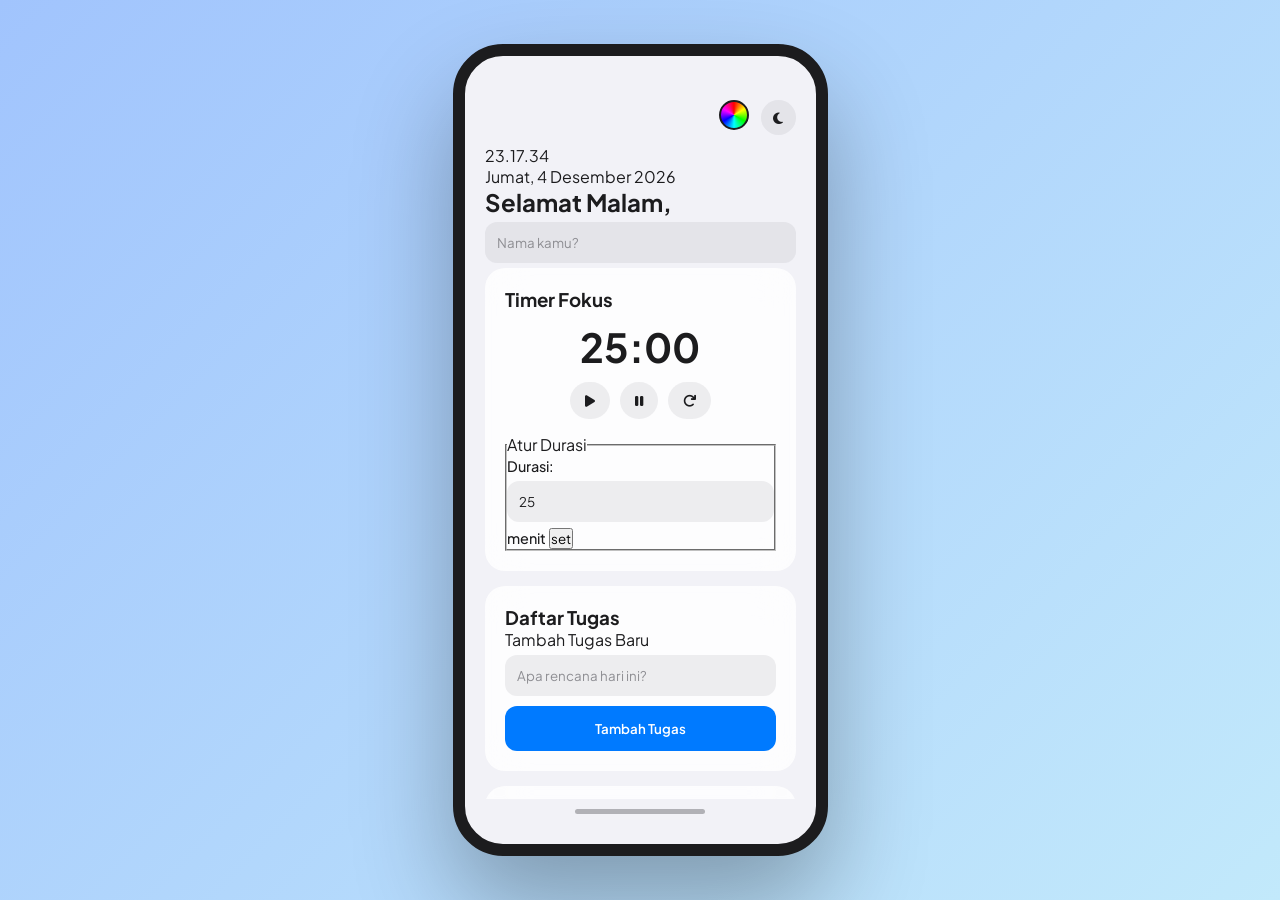
<file: index.html>
<!DOCTYPE html>
<html lang="id">
<head>
    <meta charset="UTF-8">
    <meta name="viewport" content="width=device-width, initial-scale=1.0">
    <title>REVOU KU SAYANG WKWKWK</title>
    <link href="https://fonts.googleapis.com/css2?family=Plus+Jakarta+Sans:wght@300;400;500;600;700&display=swap" rel="stylesheet">
    <link rel="stylesheet" href="https://cdnjs.cloudflare.com/ajax/libs/font-awesome/6.4.0/css/all.min.css">
    <link rel="stylesheet" href="./css/style.css">
</head>
<body>
    <div class="iphone-container">
        <div class="dynamic-island" aria-hidden="true"></div>

        <div class="iphone-screen">
            <nav class="settings-bar" aria-label="Pengaturan Tema">
                <div class="color-wrapper" title="Ubah Warna Aksen">
                    <input type="color" id="accent-picker" value="#007AFF">
                </div>
                <button id="theme-toggle" class="btn-icon" aria-label="Ganti Mode Gelap/Terang">
                    <i class="fas fa-moon"></i>
                </button>
            </nav>

            <header class="dashboard-header">
                <div class="time-container">
                    <time id="current-time" datetime="2026-03-10">00:00</time>
                    <p id="current-date">Senin, 1 Januari</p>
                </div>
                <section class="user-greeting">
                    <h2 id="greeting-text">Halo,</h2>
                    <input type="text" id="user-name" placeholder="Nama kamu?" aria-label="Nama Pengguna">
                </section>
            </header>

            <main class="scroll-area">
                
                <section class="ios-card" aria-labelledby="timer-title">
                    <h3 id="timer-title" class="visually-hidden">Timer Fokus</h3>
                    <article class="timer-widget">
                        <output id="timer-display" class="timer-display">
                            <span id="timer-minutes">25</span>:<span id="timer-seconds">00</span>
                        </output>
                        <div class="timer-controls">
                            <button id="start-timer" class="btn-pill" aria-label="Mulai"><i class="fas fa-play"></i></button>
                            <button id="pause-timer" class="btn-pill" aria-label="Jeda"><i class="fas fa-pause"></i></button>
                            <button id="reset-timer" class="btn-pill" aria-label="Reset"><i class="fas fa-redo"></i></button>
                        </div>
                        <fieldset class="timer-settings">
                            <legend class="visually-hidden">Atur Durasi</legend>
                            <label for="timer-duration">Durasi:</label>
                            <input type="number" id="timer-duration" value="25" min="1" max="120">
                            <span>menit</span>
                            <button id="apply-timer" class="btn-text">set</button>
                        </fieldset>
                    </article>
                </section>

                <section class="ios-card" aria-labelledby="tasks-title">
                    <h3 id="tasks-title" class="card-title">Daftar Tugas</h3>
                    <form id="task-form" class="ios-input-group">
                        <label for="new-task" class="visually-hidden">Tambah Tugas Baru</label>
                        <input type="text" id="new-task" placeholder="Apa rencana hari ini?" required>
                        <button type="submit" class="btn-primary">Tambah Tugas</button>
                    </form>
                    <ul id="tasks-container" class="task-list"></ul>
                </section>

                <section class="ios-card" aria-labelledby="links-title">
                    <h3 id="links-title" class="card-title">Tautan Cepat</h3>
                    <nav class="links-grid" id="links-container"></nav>
                    <form id="link-form" class="link-add-form">
                        <fieldset>
                            <legend class="visually-hidden">Tambah Tautan Baru</legend>
                            <input type="text" id="link-name" placeholder="Nama Situs" required>
                            <input type="url" id="link-url" placeholder="https://..." required>
                            <button type="submit" class="btn-primary">Simpan Tautan</button>
                        </fieldset>
                    </form>
                </section>

            </main>

            <footer class="iphone-footer">
                <div class="home-bar"></div>
            </footer>
        </div>
    </div>

    <script src="./js/app.js"></script>
</body>
</html>
</file>
<file: css/style.css>
/* --- Global & Variables --- */
:root {
    --bg-main: #f2f2f7;
    --card-bg: rgba(255, 255, 255, 0.8);
    --text-primary: #1c1c1e; 
    --text-secondary: #8e8e93;
    --input-bg: rgba(120, 120, 128, 0.12);
    --accent-color: #007AFF;
    --safe-area-top: 44px;
}

[data-theme="dark"] {
    --bg-main: #000000;
    --card-bg: rgba(28, 28, 30, 0.9); /* Lebih pekat biar pro */
    --text-primary: #ffffff !important; 
    --text-secondary: #aeaeb2;
    --input-bg: rgba(255, 255, 255, 0.15);
}

* { 
    margin: 0; 
    padding: 0; 
    box-sizing: border-box; 
    font-family: 'Plus Jakarta Sans', sans-serif; 
}

body {
    background: linear-gradient(135deg, #a1c4fd 0%, #c2e9fb 100%);
    min-height: 100vh;
    display: flex;
    justify-content: center;
    align-items: center;
    transition: 0.5s ease;
}

/* --- iPhone Frame --- */
.iphone-container {
    width: 375px;
    height: 812px;
    background: var(--bg-main);
    border-radius: 50px;
    border: 12px solid #1c1c1e;
    position: relative;
    box-shadow: 0 50px 100px rgba(0,0,0,0.3);
    overflow: hidden;
}

.iphone-screen {
    height: 100%;
    padding: var(--safe-area-top) 20px 20px;
    display: flex;
    flex-direction: column;
}

/* --- SAPU JAGAT SELECTOR (Biar semua teks putih di dark mode) --- */
#current-time, #current-date, #greeting-text, #user-name, 
.card-title, h3, label, legend, span, p, output, .timer-display,
.task-list li, .link-card, .btn-pill {
    color: var(--text-primary) !important;
    transition: color 0.3s ease;
}

/* --- Settings Bar --- */
.settings-bar {
    display: flex;
    justify-content: flex-end;
    gap: 12px;
    margin-bottom: 10px;
}

.color-wrapper {
    width: 30px; height: 30px; border-radius: 50%;
    background: conic-gradient(red, yellow, lime, aqua, blue, magenta, red);
    border: 2px solid var(--text-primary);
    position: relative;
}

#accent-picker { position: absolute; opacity: 0; width: 100%; height: 100%; cursor: pointer; }

.btn-icon {
    background: var(--input-bg);
    border: none; width: 35px; height: 35px; border-radius: 50%;
    color: var(--text-primary); cursor: pointer;
}

/* --- Cards --- */
.ios-card {
    background: var(--card-bg);
    backdrop-filter: blur(20px);
    border-radius: 20px;
    padding: 20px;
    margin-bottom: 15px;
}

/* Fix Label di dalem Timer agar gak ngumpet WKWKWK */
.timer-settings label, .timer-settings span {
    font-size: 0.9rem;
    font-weight: 500;
}

/* --- Inputs --- */
input[type="text"], input[type="url"], input[type="number"] {
    background: var(--input-bg);
    border: none; padding: 12px; border-radius: 12px;
    color: var(--text-primary) !important;
    width: 100%; outline: none; margin: 5px 0;
}

input::placeholder { color: var(--text-secondary); }

/* --- Buttons --- */
.btn-primary {
    background: var(--accent-color);
    color: white !important; /* Tombol tetep putih tulisannya */
    border: none; padding: 14px;
    border-radius: 12px; font-weight: 600; width: 100%;
    cursor: pointer; margin-top: 5px;
}

.btn-pill { 
    background: var(--input-bg); border: none; padding: 10px 15px; 
    border-radius: 20px; cursor: pointer;
}

.scroll-area { overflow-y: auto; flex: 1; scrollbar-width: none; }
.scroll-area::-webkit-scrollbar { display: none; }

.timer-display { font-size: 2.5rem; font-weight: 700; text-align: center; display: block; margin: 10px 0; }
.timer-controls { display: flex; gap: 10px; justify-content: center; margin-bottom: 15px; }

.home-bar {
    width: 130px; height: 5px; background: var(--text-primary);
    border-radius: 5px; margin: 10px auto; opacity: 0.3;
}

/* Transisi dasar biar animasinya smooth (nggak kaku) */
.btn-primary, .btn-icon, .btn-pill, button, .color-wrapper {
    transition: all 0.2s cubic-bezier(0.25, 0.8, 0.25, 1);
}

/* Efek saat mouse mengambang di atas tombol (Hover) */
.btn-primary:hover {
    filter: brightness(1.1); /* Warnanya jadi sedikit lebih terang */
    transform: translateY(-2px); /* Tombol sedikit naik */
    box-shadow: 0 4px 12px rgba(0, 122, 255, 0.3); /* Muncul bayangan */
}

.btn-icon:hover, .btn-pill:hover {
    background: rgba(120, 120, 128, 0.25); /* Background jadi lebih kentara */
    transform: scale(1.05); /* Tombol sedikit membesar */
}

.color-wrapper:hover {
    transform: scale(1.1) rotate(15deg); /* Efek muter dikit buat color picker */
}

/* Efek saat tombol sedang ditekan/diklik (Active / Membal ala iOS) */
.btn-primary:active, .btn-icon:active, .btn-pill:active, button:active, .color-wrapper:active {
    transform: scale(0.92) !important; /* Tombol mengecil/membal ke dalam */
    filter: brightness(0.9); /* Sedikit meredup */
    box-shadow: none; /* Bayangan hilang saat ditekan */
}
</file>
